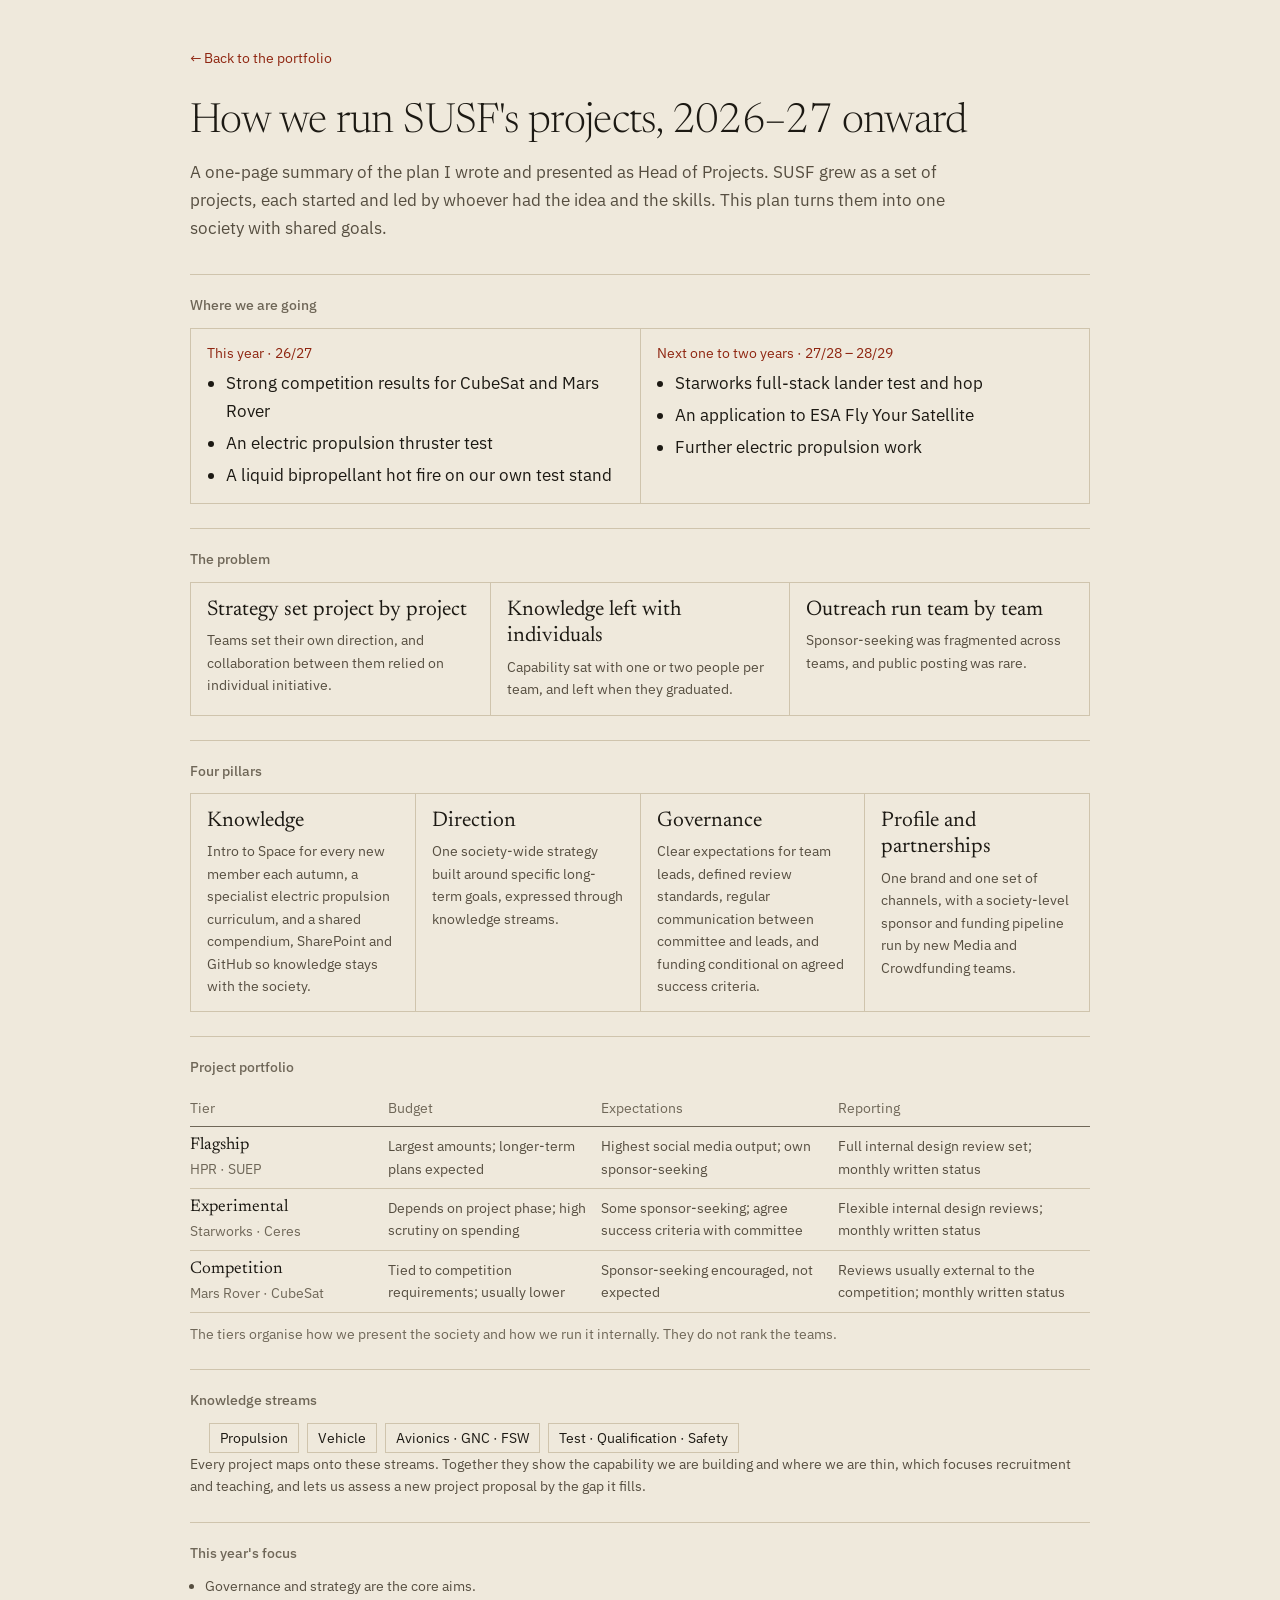
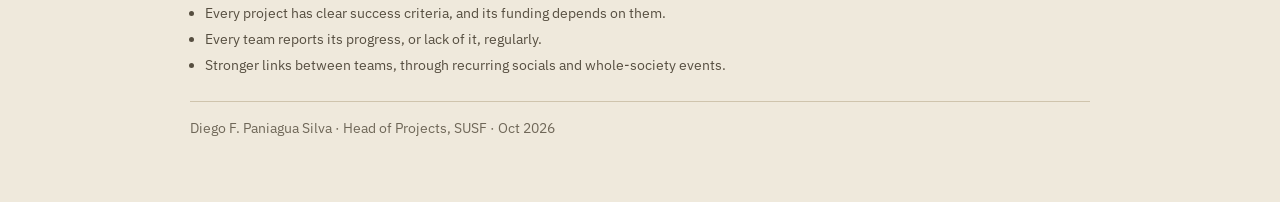
<file: strategy.html>
<!doctype html>
<html lang="en">
<head>
  <meta charset="utf-8">
  <meta name="viewport" content="width=device-width, initial-scale=1">
  <title>SUSF Projects Summary</title>
  <meta name="description" content="One-page summary of the plan for Southampton University Spaceflight Society's projects, 2026–27 onward, by Diego Paniagua Silva, Head of Projects.">
  <script>
    try { var t = localStorage.getItem("theme"); if (t) document.documentElement.dataset.theme = t; } catch (e) {}
  </script>
  <link rel="preconnect" href="https://fonts.googleapis.com">
  <link rel="preconnect" href="https://fonts.gstatic.com" crossorigin>
  <link href="https://fonts.googleapis.com/css2?family=IBM+Plex+Sans:wght@400;500&family=Newsreader:ital,opsz,wght@0,6..72,300;0,6..72,400;1,6..72,300&display=swap" rel="stylesheet">
  <link rel="stylesheet" href="styles.css?v=2026-11-18a">
  <style>
    /* One-pager: same tokens as the portfolio; fits one A4 sheet when printed. */
    .op { max-width: 980px; margin: 0 auto; padding: 48px var(--gutter) 64px; }
    .op-back { font: var(--s-1)/1.5 var(--sans); margin: 0 0 32px; }
    .op h1 { font: 300 var(--s4)/1.1 var(--serif); letter-spacing: -.015em; margin: 0 0 12px; }
    .op-lede { color: var(--ink-2); max-width: 46em; margin: 0 0 32px; }
    .op h2 { font: 500 var(--s-1)/1.5 var(--sans); color: var(--ink-3); margin: 0 0 12px; }
    .op section { border-top: 1px solid var(--rule); padding: 20px 0 24px; }
    :where(.op) p, :where(.op) li { margin: 0; }
    .op ul { margin: 0; padding-left: 1.1em; }
    .op li + li { margin-top: 4px; }
    .op h3 { font: 400 var(--s1)/1.25 var(--serif); margin: 0 0 6px; }
    .op-cols { display: grid; gap: 1px; background: var(--rule); border: 1px solid var(--rule); }
    .op-cols > div { background: var(--paper); padding: 14px 16px; }
    .op-cols.two { grid-template-columns: repeat(2, minmax(0, 1fr)); }
    .op-cols.three { grid-template-columns: repeat(3, minmax(0, 1fr)); }
    .op-cols.four { grid-template-columns: repeat(4, minmax(0, 1fr)); }
    .op-when { font: var(--s-1)/1.5 var(--sans); color: var(--accent-text); margin: 0 0 6px !important; }
    .op-small { font-size: var(--s-1); color: var(--ink-2); }
    .op table { width: 100%; max-width: none; margin: 0; border-collapse: collapse; font-size: var(--s-1); }
    .op th, .op td { text-align: left; vertical-align: top; padding: 8px 12px 8px 0; border-bottom: 1px solid var(--rule); font-family: var(--sans); font-variant-numeric: normal; color: var(--ink-2); }
    .op thead th { border-bottom-color: var(--ink-3); }
    .op thead th { font: var(--s-1)/1.5 var(--sans); color: var(--ink-3); font-weight: 400; }
    .op tbody th { font: 400 var(--s0)/1.3 var(--serif); letter-spacing: 0; color: var(--ink); width: 22%; }
    .op tbody th span { display: block; font: var(--s-1)/1.5 var(--sans); color: var(--ink-3); margin-top: 2px; }
    .op-note { font-size: var(--s-1); color: var(--ink-3); margin-top: 10px !important; }
    .op-streams { display: flex; flex-wrap: wrap; gap: 8px; margin: 0 0 10px; padding: 0; list-style: none; }
    .op-streams li { margin: 0 !important; font: var(--s-1)/1.5 var(--sans); border: 1px solid var(--rule); padding: 4px 10px; }
    .op-sign { font: var(--s-1)/1.5 var(--sans); color: var(--ink-3); border-top: 1px solid var(--rule); padding-top: 16px; margin: 0; }
    @media (max-width: 720px) {
      .op { padding-top: 32px; }
      .op-cols.three, .op-cols.four { grid-template-columns: minmax(0, 1fr); }
      .op table, .op thead, .op tbody, .op tr, .op th, .op td { display: block; }
      .op thead { display: none; }
      .op tbody tr { border-bottom: 1px solid var(--rule); padding: 10px 0; }
      .op th, .op td { border: 0; padding: 2px 0; }
      .op tbody th { width: auto; }
      .op td::before { content: attr(data-label) ": "; color: var(--ink-3); }
    }
    @media (max-width: 480px) { .op-cols.two { grid-template-columns: minmax(0, 1fr); } }
    @page { size: A4; margin: 12mm; }
    @media print {
      .op { padding: 0; max-width: none; font-size: 10.5px; line-height: 1.4; }
      .op-back { display: none; }
      .op h1 { font-size: 26px; margin-bottom: 6px; }
      .op-lede { margin-bottom: 12px; }
      .op section { padding: 10px 0 12px; break-inside: avoid; }
      .op h2 { margin-bottom: 6px; font-size: 9px; }
      .op h3 { font-size: 13px; margin-bottom: 3px; }
      .op-cols > div { padding: 8px 10px; }
      .op-small, .op table, .op-note { font-size: 10px; }
      .op th, .op td { padding: 4px 10px 4px 0; }
      .op tbody th { font-size: 12px; }
      .op-when, .op thead th, .op tbody th span, .op-streams li, .op-sign { font-size: 9px; }
      .op li + li { margin-top: 2px; }
    }
  </style>
</head>
<body>
<main class="op">
  <p class="op-back"><a href="index.html#head-of-projects">← Back to the portfolio</a></p>

  <h1>How we run SUSF's projects, 2026–27 onward</h1>
  <p class="op-lede">A one-page summary of the plan I wrote and presented as Head of Projects. SUSF grew as a set of projects, each started and led by whoever had the idea and the skills. This plan turns them into one society with shared goals.</p>

  <section>
    <h2>Where we are going</h2>
    <div class="op-cols two">
      <div>
        <p class="op-when">This year · 26/27</p>
        <ul>
          <li>Strong competition results for CubeSat and Mars Rover</li>
          <li>An electric propulsion thruster test</li>
          <li>A liquid bipropellant hot fire on our own test stand</li>
        </ul>
      </div>
      <div>
        <p class="op-when">Next one to two years · 27/28 – 28/29</p>
        <ul>
          <li>Starworks full-stack lander test and hop</li>
          <li>An application to ESA Fly Your Satellite</li>
          <li>Further electric propulsion work</li>
        </ul>
      </div>
    </div>
  </section>

  <section>
    <h2>The problem</h2>
    <div class="op-cols three">
      <div><h3>Strategy set project by project</h3><p class="op-small">Teams set their own direction, and collaboration between them relied on individual initiative.</p></div>
      <div><h3>Knowledge left with individuals</h3><p class="op-small">Capability sat with one or two people per team, and left when they graduated.</p></div>
      <div><h3>Outreach run team by team</h3><p class="op-small">Sponsor-seeking was fragmented across teams, and public posting was rare.</p></div>
    </div>
  </section>

  <section>
    <h2>Four pillars</h2>
    <div class="op-cols four">
      <div><h3>Knowledge</h3><p class="op-small">Intro to Space for every new member each autumn, a specialist electric propulsion curriculum, and a shared compendium, SharePoint and GitHub so knowledge stays with the society.</p></div>
      <div><h3>Direction</h3><p class="op-small">One society-wide strategy built around specific long-term goals, expressed through knowledge streams.</p></div>
      <div><h3>Governance</h3><p class="op-small">Clear expectations for team leads, defined review standards, regular communication between committee and leads, and funding conditional on agreed success criteria.</p></div>
      <div><h3>Profile and partnerships</h3><p class="op-small">One brand and one set of channels, with a society-level sponsor and funding pipeline run by new Media and Crowdfunding teams.</p></div>
    </div>
  </section>

  <section>
    <h2>Project portfolio</h2>
    <table>
      <thead><tr><th scope="col">Tier</th><th scope="col">Budget</th><th scope="col">Expectations</th><th scope="col">Reporting</th></tr></thead>
      <tbody>
        <tr><th scope="row">Flagship<span>HPR · SUEP</span></th><td data-label="Budget">Largest amounts; longer-term plans expected</td><td data-label="Expectations">Highest social media output; own sponsor-seeking</td><td data-label="Reporting">Full internal design review set; monthly written status</td></tr>
        <tr><th scope="row">Experimental<span>Starworks · Ceres</span></th><td data-label="Budget">Depends on project phase; high scrutiny on spending</td><td data-label="Expectations">Some sponsor-seeking; agree success criteria with committee</td><td data-label="Reporting">Flexible internal design reviews; monthly written status</td></tr>
        <tr><th scope="row">Competition<span>Mars Rover · CubeSat</span></th><td data-label="Budget">Tied to competition requirements; usually lower</td><td data-label="Expectations">Sponsor-seeking encouraged, not expected</td><td data-label="Reporting">Reviews usually external to the competition; monthly written status</td></tr>
      </tbody>
    </table>
    <p class="op-note">The tiers organise how we present the society and how we run it internally. They do not rank the teams.</p>
  </section>

  <section>
    <h2>Knowledge streams</h2>
    <ul class="op-streams">
      <li>Propulsion</li><li>Vehicle</li><li>Avionics · GNC · FSW</li><li>Test · Qualification · Safety</li>
    </ul>
    <p class="op-small">Every project maps onto these streams. Together they show the capability we are building and where we are thin, which focuses recruitment and teaching, and lets us assess a new project proposal by the gap it fills.</p>
  </section>

  <section>
    <h2>This year's focus</h2>
    <ul class="op-small">
      <li>Governance and strategy are the core aims.</li>
      <li>Every project has clear success criteria, and its funding depends on them.</li>
      <li>Every team reports its progress, or lack of it, regularly.</li>
      <li>Stronger links between teams, through recurring socials and whole-society events.</li>
    </ul>
  </section>

  <p class="op-sign">Diego F. Paniagua Silva · Head of Projects, SUSF · Oct 2026</p>
</main>
</body>
</html>
</file>
<file: styles.css>
@charset "UTF-8";
/* Design System v2 — web profile.
   Anchor 17px, modular ratio 1.25. Follows the visitor's system theme; the toggle overrides it; print is always light. */

:root {
  /* Dark — screen default */
  --paper: #0b0d0f;
  --paper-2: #12161a;
  --paper-3: #1c2329;
  --rule: #262e35;
  --ink: #e9e7e2;
  --ink-2: #99a3ab;
  --ink-3: #788289;
  --accent: #ae3019;
  --accent-text: #d95a40;
  --accent-wash: #26130f;
  --accent-3: #6bb3a5;  /* verdigris: data labels, structure, completed work */
  --brick: #8a2412;     /* solid brick surface: the top bar */
  --state-ok: #7d9668;
  --state-warn: #c09c62;

  /* Type scale (s-2 … s5) */
  --s-2: 12px;        /* raised from 10.88px: 12px readability floor */
  --s-1: 13.6px;
  --s0: 17px;
  --s1: 21.25px;
  --s2: 26.56px;
  --s3: 33.2px;
  --s4: 41.5px;
  --s5: 51.88px;

  --serif: "Newsreader", Georgia, serif;
  --sans: "IBM Plex Sans", system-ui, -apple-system, "Segoe UI", sans-serif;

  --gutter: 40px;
  /* Starfield: sparse dust in two tile sizes so the repeat doesn't show; a few specks are verdigris */
  --stars: url("data:image/svg+xml,%3Csvg xmlns='http://www.w3.org/2000/svg' width='480' height='480'%3E%3Ccircle cx='35.9' cy='367.7' r='0.8' fill='%23e9e7e2' fill-opacity='0.68'/%3E%3Ccircle cx='206.1' cy='298.4' r='0.6' fill='%23e9e7e2' fill-opacity='0.55'/%3E%3Ccircle cx='138.2' cy='75.8' r='0.6' fill='%236bb3a5' fill-opacity='0.29'/%3E%3Ccircle cx='147.9' cy='192.3' r='1' fill='%236bb3a5' fill-opacity='0.54'/%3E%3Ccircle cx='435.5' cy='352.1' r='0.6' fill='%23e9e7e2' fill-opacity='0.69'/%3E%3Ccircle cx='249.2' cy='336.8' r='0.8' fill='%23e9e7e2' fill-opacity='0.61'/%3E%3Ccircle cx='312.4' cy='473.7' r='0.8' fill='%23e9e7e2' fill-opacity='0.65'/%3E%3Ccircle cx='76.9' cy='269.2' r='0.5' fill='%23e9e7e2' fill-opacity='0.45'/%3E%3Ccircle cx='113.2' cy='65.6' r='0.5' fill='%23e9e7e2' fill-opacity='0.52'/%3E%3Ccircle cx='353.0' cy='210.9' r='0.8' fill='%23e9e7e2' fill-opacity='0.37'/%3E%3Ccircle cx='383.3' cy='239.4' r='1.2' fill='%23e9e7e2' fill-opacity='0.49'/%3E%3Ccircle cx='332.4' cy='456.4' r='0.8' fill='%23e9e7e2' fill-opacity='0.30'/%3E%3Ccircle cx='184.0' cy='140.1' r='0.8' fill='%23e9e7e2' fill-opacity='0.69'/%3E%3Ccircle cx='420.1' cy='402.4' r='0.6' fill='%23e9e7e2' fill-opacity='0.63'/%3E%3Ccircle cx='117.8' cy='46.3' r='1.5' fill='%23e9e7e2' fill-opacity='0.51'/%3E%3Ccircle cx='343.4' cy='326.5' r='1.5' fill='%23e9e7e2' fill-opacity='0.59'/%3E%3Ccircle cx='17.8' cy='47.9' r='0.7' fill='%236bb3a5' fill-opacity='0.55'/%3E%3Ccircle cx='221.2' cy='66.8' r='0.7' fill='%23e9e7e2' fill-opacity='0.38'/%3E%3Ccircle cx='116.0' cy='25.9' r='0.8' fill='%23e9e7e2' fill-opacity='0.26'/%3E%3Ccircle cx='309.2' cy='245.4' r='1.5' fill='%23e9e7e2' fill-opacity='0.70'/%3E%3Ccircle cx='146.0' cy='458.1' r='0.6' fill='%23e9e7e2' fill-opacity='0.45'/%3E%3Ccircle cx='4.8' cy='220.9' r='1' fill='%23e9e7e2' fill-opacity='0.68'/%3E%3Ccircle cx='317.5' cy='329.4' r='1.5' fill='%23e9e7e2' fill-opacity='0.55'/%3E%3Ccircle cx='457.2' cy='172.3' r='1.2' fill='%23e9e7e2' fill-opacity='0.41'/%3E%3Ccircle cx='461.1' cy='95.4' r='1.5' fill='%236bb3a5' fill-opacity='0.47'/%3E%3Ccircle cx='408.5' cy='460.5' r='1' fill='%236bb3a5' fill-opacity='0.38'/%3E%3Ccircle cx='357.0' cy='148.0' r='1' fill='%23e9e7e2' fill-opacity='0.45'/%3E%3Ccircle cx='333.2' cy='399.4' r='1.2' fill='%23e9e7e2' fill-opacity='0.46'/%3E%3Ccircle cx='263.8' cy='296.1' r='0.8' fill='%236bb3a5' fill-opacity='0.58'/%3E%3Ccircle cx='152.4' cy='6.4' r='1' fill='%23e9e7e2' fill-opacity='0.49'/%3E%3Ccircle cx='167.2' cy='253.5' r='0.5' fill='%23e9e7e2' fill-opacity='0.28'/%3E%3Ccircle cx='362.6' cy='118.3' r='0.8' fill='%23e9e7e2' fill-opacity='0.53'/%3E%3Ccircle cx='316.8' cy='201.9' r='0.8' fill='%23e9e7e2' fill-opacity='0.43'/%3E%3Ccircle cx='96.7' cy='159.4' r='0.7' fill='%23e9e7e2' fill-opacity='0.53'/%3E%3Ccircle cx='251.6' cy='161.8' r='0.8' fill='%23e9e7e2' fill-opacity='0.33'/%3E%3Ccircle cx='156.5' cy='383.7' r='0.5' fill='%23e9e7e2' fill-opacity='0.35'/%3E%3Ccircle cx='473.0' cy='79.2' r='1' fill='%236bb3a5' fill-opacity='0.62'/%3E%3Ccircle cx='253.0' cy='422.4' r='1' fill='%23e9e7e2' fill-opacity='0.66'/%3E%3Ccircle cx='159.5' cy='474.9' r='1' fill='%23e9e7e2' fill-opacity='0.49'/%3E%3Ccircle cx='342.2' cy='71.9' r='0.7' fill='%23e9e7e2' fill-opacity='0.47'/%3E%3Ccircle cx='25.4' cy='98.2' r='1.5' fill='%236bb3a5' fill-opacity='0.53'/%3E%3Ccircle cx='43.2' cy='175.1' r='0.7' fill='%236bb3a5' fill-opacity='0.26'/%3E%3Ccircle cx='417.2' cy='279.4' r='1.5' fill='%23e9e7e2' fill-opacity='0.51'/%3E%3Ccircle cx='127.5' cy='152.9' r='0.7' fill='%23e9e7e2' fill-opacity='0.50'/%3E%3Ccircle cx='200.6' cy='333.1' r='1.2' fill='%23e9e7e2' fill-opacity='0.67'/%3E%3Ccircle cx='30.9' cy='262.0' r='0.7' fill='%23e9e7e2' fill-opacity='0.30'/%3E%3C/svg%3E"), url("data:image/svg+xml,%3Csvg xmlns='http://www.w3.org/2000/svg' width='731' height='731'%3E%3Ccircle cx='701.8' cy='340.0' r='0.8' fill='%23e9e7e2' fill-opacity='0.40'/%3E%3Ccircle cx='414.2' cy='566.7' r='1' fill='%236bb3a5' fill-opacity='0.23'/%3E%3Ccircle cx='380.3' cy='208.2' r='1.5' fill='%236bb3a5' fill-opacity='0.23'/%3E%3Ccircle cx='55.7' cy='36.5' r='1' fill='%23e9e7e2' fill-opacity='0.35'/%3E%3Ccircle cx='331.2' cy='342.4' r='0.6' fill='%23e9e7e2' fill-opacity='0.30'/%3E%3Ccircle cx='226.1' cy='366.2' r='1' fill='%236bb3a5' fill-opacity='0.42'/%3E%3Ccircle cx='280.8' cy='728.2' r='0.5' fill='%23e9e7e2' fill-opacity='0.38'/%3E%3Ccircle cx='105.9' cy='160.6' r='1.5' fill='%23e9e7e2' fill-opacity='0.41'/%3E%3Ccircle cx='144.2' cy='533.1' r='0.5' fill='%236bb3a5' fill-opacity='0.37'/%3E%3Ccircle cx='100.2' cy='309.9' r='0.6' fill='%23e9e7e2' fill-opacity='0.21'/%3E%3Ccircle cx='691.7' cy='35.8' r='1' fill='%23e9e7e2' fill-opacity='0.35'/%3E%3Ccircle cx='60.5' cy='469.9' r='0.5' fill='%236bb3a5' fill-opacity='0.31'/%3E%3Ccircle cx='536.2' cy='3.3' r='0.8' fill='%23e9e7e2' fill-opacity='0.33'/%3E%3Ccircle cx='84.8' cy='546.6' r='0.5' fill='%23e9e7e2' fill-opacity='0.19'/%3E%3Ccircle cx='274.4' cy='697.7' r='0.6' fill='%23e9e7e2' fill-opacity='0.28'/%3E%3Ccircle cx='445.1' cy='457.2' r='0.5' fill='%23e9e7e2' fill-opacity='0.26'/%3E%3Ccircle cx='313.6' cy='108.2' r='1' fill='%23e9e7e2' fill-opacity='0.18'/%3E%3Ccircle cx='132.7' cy='204.3' r='0.6' fill='%23e9e7e2' fill-opacity='0.35'/%3E%3Ccircle cx='158.7' cy='324.2' r='0.7' fill='%23e9e7e2' fill-opacity='0.41'/%3E%3Ccircle cx='337.2' cy='563.5' r='0.7' fill='%23e9e7e2' fill-opacity='0.31'/%3E%3Ccircle cx='711.9' cy='57.2' r='0.5' fill='%23e9e7e2' fill-opacity='0.34'/%3E%3Ccircle cx='668.9' cy='436.1' r='0.8' fill='%23e9e7e2' fill-opacity='0.18'/%3E%3Ccircle cx='526.1' cy='531.2' r='1.5' fill='%23e9e7e2' fill-opacity='0.34'/%3E%3Ccircle cx='623.8' cy='509.7' r='1.5' fill='%23e9e7e2' fill-opacity='0.34'/%3E%3Ccircle cx='451.6' cy='9.8' r='1' fill='%23e9e7e2' fill-opacity='0.27'/%3E%3Ccircle cx='228.5' cy='156.9' r='0.7' fill='%23e9e7e2' fill-opacity='0.19'/%3E%3Ccircle cx='505.2' cy='174.1' r='0.7' fill='%236bb3a5' fill-opacity='0.33'/%3E%3Ccircle cx='98.5' cy='247.1' r='0.6' fill='%236bb3a5' fill-opacity='0.21'/%3E%3Ccircle cx='701.3' cy='609.3' r='0.7' fill='%23e9e7e2' fill-opacity='0.42'/%3E%3Ccircle cx='160.0' cy='609.3' r='1.2' fill='%23e9e7e2' fill-opacity='0.40'/%3E%3Ccircle cx='351.4' cy='728.3' r='1.5' fill='%23e9e7e2' fill-opacity='0.25'/%3E%3Ccircle cx='366.4' cy='395.6' r='0.8' fill='%23e9e7e2' fill-opacity='0.30'/%3E%3Ccircle cx='533.1' cy='121.8' r='0.8' fill='%23e9e7e2' fill-opacity='0.29'/%3E%3Ccircle cx='682.0' cy='596.1' r='0.8' fill='%236bb3a5' fill-opacity='0.36'/%3E%3Ccircle cx='120.9' cy='712.9' r='0.7' fill='%23e9e7e2' fill-opacity='0.15'/%3E%3Ccircle cx='689.5' cy='313.9' r='0.5' fill='%23e9e7e2' fill-opacity='0.22'/%3E%3Ccircle cx='482.6' cy='171.6' r='0.6' fill='%236bb3a5' fill-opacity='0.18'/%3E%3Ccircle cx='728.4' cy='249.1' r='0.8' fill='%23e9e7e2' fill-opacity='0.27'/%3E%3C/svg%3E");
  color-scheme: dark;
}

@media (prefers-color-scheme: light) {
  :root:not([data-theme="dark"]) {
    --paper: #efe9dc;
    --paper-2: #f8f3e8;
    --paper-3: #e4dcc9;
    --rule: #cfc4ad;
    --ink: #1c1913;
    --ink-2: #564e40;
    --ink-3: #6f6758;
    --accent: #9b2a13;
    --accent-text: #8f2611;
    --accent-wash: #efdfd4;
    --accent-3: #2e6b62;
    --brick: #9b2a13;
    --state-ok: #4f6b3f;
    --state-warn: #826227;
    --stars: none;  /* no starfield on light paper */
    color-scheme: light;
  }
}

:root[data-theme="light"] {
  --paper: #efe9dc;
  --paper-2: #f8f3e8;
  --paper-3: #e4dcc9;
  --rule: #cfc4ad;
  --ink: #1c1913;
  --ink-2: #564e40;
  --ink-3: #6f6758;
  --accent: #9b2a13;
  --accent-text: #8f2611;
  --accent-wash: #efdfd4;
  --accent-3: #2e6b62;
  --brick: #9b2a13;
  --state-ok: #4f6b3f;
  --state-warn: #826227;
  --stars: none;  /* no starfield on light paper */
  color-scheme: light;
}

* { box-sizing: border-box; }

html { scroll-padding-top: 72px; }

body {
  margin: 0;
  background: var(--paper);
  background-image: var(--stars); background-size: 480px 480px, 731px 731px;
  color: var(--ink);
  font: 400 var(--s0)/1.65 var(--sans);
  -webkit-font-smoothing: antialiased;
  transition: background .25s ease, color .25s ease;
}

a { color: var(--accent-text); text-decoration: none; }
a:hover { text-decoration: underline; text-decoration-thickness: 1px; text-underline-offset: .18em; }
strong { font-weight: 500; color: var(--ink); }
:focus-visible { outline: 2px solid var(--accent-text); outline-offset: 2px; }

.skip {
  position: absolute; left: -9999px; top: 8px; z-index: 20;
  background: var(--paper-2); color: var(--ink); padding: 8px 16px;
  font: var(--s-1) var(--sans);
}
.skip:focus { left: 8px; }

.wrap { max-width: 1180px; margin: 0 auto; padding: 0 var(--gutter); }
.measure { max-width: 860px; }

/* ---------- Top bar ---------- */
.topbar {
  position: sticky; top: 0; z-index: 10;
  background: var(--paper);
  border-bottom: 1px solid var(--rule);
  transition: background .25s ease;
}
.topbar .wrap { display: flex; align-items: center; gap: 32px; height: 56px; }
.topbar .name { font: 400 var(--s1)/1 var(--serif); color: var(--ink); white-space: nowrap; letter-spacing: -.01em; }
.topbar .name:hover { text-decoration: none; }
.topbar nav { display: flex; gap: 24px; margin-left: auto; overflow-x: auto; scrollbar-width: none; }
.topbar nav::-webkit-scrollbar { display: none; }
.topbar nav a { font: var(--s-1)/1.6 var(--sans); color: var(--ink-2); white-space: nowrap; }
.topbar nav a:hover { color: var(--ink); text-decoration: none; }

.toggle {
  flex: none; width: 30px; height: 30px; border-radius: 50%;
  border: 1px solid var(--rule); background: none; color: var(--ink-2);
  display: grid; place-items: center; cursor: pointer; padding: 0;
}
.toggle:hover { color: var(--ink); }
.toggle svg { width: 13px; height: 13px; }

/* ---------- Data rows, inline: key/value pairs on one line ---------- */
.meta { display: flex; flex-wrap: wrap; gap: 6px 28px; margin: 0; }
.meta > span { display: inline-flex; align-items: baseline; gap: 10px; }
.meta .k { font: var(--s-1)/1.5 var(--sans); color: var(--accent-3); }
.meta .v { font-size: var(--s-1); line-height: 1.5; color: var(--ink); }

/* ---------- Hero ---------- */
.hero { padding: 64px 0; border-bottom: 1px solid var(--rule); }
.hero h1 {
  font: 300 clamp(var(--s4), 6vw, var(--s5))/1.08 var(--serif);
  letter-spacing: -.015em; margin: 0 0 24px;
}
.hero .lede { font-size: var(--s1); line-height: 1.5; color: var(--ink-2); max-width: 32em; margin: 0 0 24px; }
.hero .lede strong { color: var(--ink); font-weight: 500; }
.hero .meta { margin-bottom: 32px; }
.hero-grid { display: grid; grid-template-columns: minmax(0, 1.55fr) minmax(0, .95fr); gap: 0 72px; align-items: center; }

/* Portrait with orbits */
.portrait { position: relative; margin: 0; aspect-ratio: 1; max-width: 420px; width: 100%; justify-self: end; display: grid; place-items: center; }
.orbits { position: absolute; inset: 0; width: 100%; height: 100%; overflow: visible; }
.orbit { transform-origin: 150px 150px; transform: rotate(var(--r)); animation: orbit var(--t) linear infinite; }
.orbit.rev { animation-name: orbit-rev; }
.orbit ellipse { fill: none; stroke: var(--rule); stroke-width: 1; }
.orbit.dashed ellipse { stroke-dasharray: 3 5; }
.orbit.dotted ellipse { stroke-dasharray: 2 6; }
.orbit .body { fill: var(--accent-3); }
.orbit .body.accent { fill: var(--accent); }
@keyframes orbit { from { transform: rotate(var(--r)); } to { transform: rotate(calc(var(--r) + 360deg)); } }
@keyframes orbit-rev { from { transform: rotate(var(--r)); } to { transform: rotate(calc(var(--r) - 360deg)); } }
@media (prefers-reduced-motion: reduce) { .orbit { animation: none; } }

.photo {
  position: relative; width: 52%; aspect-ratio: 1; border-radius: 50%; overflow: hidden;
  background: var(--paper-3); border: 1px solid var(--rule);
  display: grid; place-items: center;
}
.photo span { font: var(--s-1)/1 var(--sans); color: var(--ink-2); }
.photo img { position: absolute; inset: 0; width: 100%; height: 100%; object-fit: cover; }

/* Buttons */
.links { display: flex; flex-wrap: wrap; gap: 12px; }
.links-note { font-size: var(--s-1); color: var(--ink-3); margin: 14px 0 0; max-width: 46ch; }
.btn[hidden] { display: none; }
.btn {
  font: var(--s-1)/1 var(--sans);
  padding: 13px 22px; border: 1px solid var(--rule); color: var(--ink-2); background: none; cursor: pointer;
}
.btn:hover { color: var(--accent-3); border-color: var(--accent-3); text-decoration: none; }
.btn.primary:hover { color: var(--accent-text); border-color: var(--accent); }
.btn.primary { border-color: var(--accent); color: var(--accent-text); }

/* Hairline grid */
.grid {
  display: grid; gap: 1px;
  background: var(--rule); border: 1px solid var(--rule);
}
.grid > * { background: var(--paper-2); }


/* ---------- Sections ---------- */
section.block { padding: 64px 0 0; }
.block-head { margin-bottom: 32px; display: flex; flex-wrap: wrap; align-items: flex-end; justify-content: space-between; gap: 16px 32px; }
.block-head h2 { font: 300 var(--s4)/1.1 var(--serif); letter-spacing: -.015em; margin: 0 0 12px; }
.block-head p { color: var(--ink-2); max-width: 62ch; margin: 0; }
.block-head .btn { padding: 9px 16px; }

/* ---------- About (in the title section) ---------- */
.about { max-width: 62ch; margin: 0 0 24px; border-top: 1px solid var(--rule); border-bottom: 1px solid var(--rule); }
.about > summary { list-style: none; cursor: pointer; display: flex; justify-content: space-between; align-items: center; gap: 16px; padding: 12px 0; }
.about > summary::-webkit-details-marker { display: none; }
.about-label { font: var(--s-1)/1.5 var(--sans); color: var(--accent-text); }
.about .fold { display: inline-flex; align-items: center; justify-content: center; width: 28px; height: 28px; border: 1px solid var(--accent); color: var(--accent-text); font-size: var(--s0); }
.about > summary:hover .about-label { color: var(--ink); }
.about > summary:hover .fold { background: var(--accent); color: var(--paper); }
.about[open] .fold::after { content: "\2212"; }
.about-body { padding: 4px 0 8px; }
.about p { color: var(--ink-2); margin: 0 0 12px; }

/* ---------- Flagships ---------- */
.flagship { padding: 28px 0 0; }
.flagship:first-of-type { border-top: 1px solid var(--accent-3); }  /* opens the list, like .ledger and .years */
.flagship > summary { list-style: none; cursor: pointer; display: grid; grid-template-columns: minmax(0, 1fr) auto; column-gap: 16px; padding-bottom: 28px; }
.flagship > summary > * { grid-column: 1; }
.flagship > summary::-webkit-details-marker { display: none; }
.flagship[open] > summary { padding-bottom: 0; }
.flagship[open] { padding-bottom: 40px; }
.flagship > summary > .fold { grid-column: 2; grid-row: 1; padding-top: 12px; }
.flagship[open] .fold::after { content: "\2212"; }
.flagship > summary:hover .fold { color: var(--ink); }
.flagship > summary:hover h3 { color: var(--accent-3); }
.lead-short { display: block; color: var(--ink-2); max-width: 62ch; }
.flagship[open] .lead-short { display: none; }
.flag-body .lead { margin: 0 0 20px; }
.flag-body { padding-top: 4px; }
.flagship h3 { font: 400 var(--s3)/1.15 var(--serif); letter-spacing: -.015em; margin: 0 0 10px; max-width: 22em; }
.flagship .meta { margin-bottom: 20px; }
.flagship .lead { color: var(--ink-2); max-width: 62ch; }
.flagship .sections { margin-bottom: 24px; }
.meta .v.status { text-align: left; }

/* Before -> after table: text in every column */
table.ba { max-width: 720px; }
table.ba th, table.ba td { text-align: left; font-family: var(--sans); font-variant-numeric: normal; }
table.ba td:first-child { font: var(--s-1)/1.5 var(--sans); color: var(--accent-3); white-space: nowrap; }
table.ba td:nth-child(2) { color: var(--ink-3); }
table.ba td:nth-child(3) { color: var(--ink); font-size: var(--s-1); }

.sections .rows { margin-top: 12px; max-width: 420px; }
.rows { margin: 0; }
.rows div { display: flex; justify-content: space-between; align-items: baseline; gap: 16px; padding: 6px 0; border-bottom: 1px solid var(--rule); }
.rows div:first-child { border-top: 1px solid var(--rule); }
.rows dt { font: var(--s-1)/1.5 var(--sans); color: var(--accent-3); margin: 0; }
.rows dd { margin: 0; font-size: var(--s-1); color: var(--ink); text-align: right; }

/* Dated list (milestones, timelines inside an entry) */
.dated { margin: 0; padding: 0; list-style: none; }
.dated li { display: grid; grid-template-columns: 88px minmax(0, 1fr); gap: 16px; padding: 4px 0; }
.dated .d { font: var(--s-1)/1.9 var(--sans); color: var(--accent-3); }

/* Placeholder for a missing asset: visible on purpose until filled */
.asset-todo {
  display: block; margin: 8px 0 0; padding: 14px 16px; max-width: 420px;
  border: 1px dashed var(--accent); background: var(--accent-wash); color: var(--accent-text);
  font: var(--s-1)/1.5 var(--sans);
}

.xlink { margin: 0; color: var(--ink-2); }
.next-text { font-size: var(--s1); line-height: 1.5; color: var(--ink) !important; }
.journey li.upcoming::before { border-style: dashed; }
.journey li.upcoming .when { color: var(--accent-text); }
.journey li.milestone::before { border-style: solid; border-color: var(--accent); background: var(--accent); width: 13px; height: 13px; top: 5px; left: calc(var(--date) + var(--gap) / 2 - 6px); }
.journey li.milestone h3 { font-size: var(--s2); color: var(--accent-text); }

/* ---------- Ledger: one row per piece, click to open ---------- */
.ledger { --cols: 120px minmax(0, 1fr) 112px 16px; border-top: 1px solid var(--accent-3); }
.ledger-head, .row > summary { display: grid; grid-template-columns: var(--cols); gap: 24px; }
.ledger-head {
  padding: 8px 0;
  font: var(--s-1)/1.5 var(--sans); color: var(--ink-3);
}
.ledger-head span:nth-child(3) { text-align: right; }

.row > summary { list-style: none; cursor: pointer; align-items: baseline; padding: 16px 0; }
.row:not([open]) .hook { display: none; }
.row:not([open]) h3 { margin: 0; }
.row > summary::-webkit-details-marker { display: none; }
.row .when { font: var(--s-1)/1.5 var(--sans); color: var(--ink-3); }
.row h3 { font: 400 var(--s1)/1.3 var(--serif); letter-spacing: -.01em; margin: 0 0 4px; }
.hook { display: block; color: var(--ink-2); font-size: var(--s-1); line-height: 1.55; max-width: 62ch; }
.status { font: var(--s-1)/1.5 var(--sans); text-align: right; }
.status.ok { color: var(--accent-3); }
.status.warn { color: var(--state-warn); }
.status.off { color: var(--ink-3); }
.status.accent { color: var(--accent-text); }
.fold { font: var(--s-1)/1 var(--sans); color: var(--ink-3); text-align: right; }
.fold::after { content: "+"; }
.row[open] .fold::after { content: "\2212"; }
.row > summary:hover .fold { color: var(--ink); }
.row > summary:hover .when, .row > summary:hover h3 { color: var(--accent-3); }

.row-body { padding: 0 0 32px calc(120px + 24px); }
.row-body .meta { margin-bottom: 20px; }

/* Six-part engineering write-up: why, method, stack & code, learnt, next */
.sections { margin: 0; max-width: 64ch; }
.sections > div { padding: 24px 0 0; }
.sections > div:first-child { padding-top: 0; }
.sections dt { font: var(--s-1)/1.5 var(--sans); color: var(--accent-3); margin: 0 0 6px; }
.sections dd { margin: 0; color: var(--ink-2); }
.sections table { margin: 16px 0 0; }
.sections .note { font-size: var(--s-1); color: var(--ink-3); }
.sections .repo { font: var(--s-1)/1.5 var(--sans); }
.todo { background: var(--accent-wash); color: var(--accent-text); padding: 2px 6px; font-size: var(--s-1); }

.metrics { grid-template-columns: repeat(3, 1fr); margin: 0 0 24px; max-width: 720px; }
.metrics > div { background: var(--paper); padding: 16px; }
.metrics b { display: block; font: 400 var(--s2)/1.15 var(--serif); letter-spacing: -.01em; white-space: nowrap; margin-bottom: 4px; }
.metrics span { display: block; font-size: var(--s-1); line-height: 1.4; color: var(--ink-2); }

.points { margin: 0 0 24px; padding-left: 20px; max-width: 62ch; }
.points li { margin: 0 0 8px; color: var(--ink-2); }
.points li strong { color: var(--ink); font-weight: 500; }
.points li::marker { color: var(--ink-3); }


.foot { display: flex; flex-wrap: wrap; align-items: baseline; justify-content: space-between; gap: 12px 24px; }
.foot a { font: var(--s-1)/1.5 var(--sans); }

/* "More detail" inside a card */
.more { margin-top: 32px; max-width: 62ch; }
.more > summary {
  cursor: pointer; list-style: none;
  font: var(--s-1)/1.5 var(--sans); color: var(--accent-text);
}
.more > summary::-webkit-details-marker { display: none; }
.more > summary::before { content: "+ "; }
.more[open] > summary::before { content: "− "; }
.more h4 { font: 400 var(--s1)/1.3 var(--serif); margin: 24px 0 8px; }
.more p { margin: 0 0 16px; color: var(--ink-2); font-size: var(--s-1); line-height: 1.7; }
.more p strong { color: var(--ink); font-weight: 500; }

table { border-collapse: collapse; width: 100%; max-width: 62ch; margin: 0 0 24px; font-size: var(--s-1); }
th { font: var(--s-1)/1.5 var(--sans); color: var(--accent-3); text-align: left; font-weight: 400; border-bottom: 1px solid var(--accent-3); padding: 8px 12px 8px 0; }
td { border-bottom: 1px solid var(--rule); padding: 8px 12px 8px 0; color: var(--ink-2); }
th:not(:first-child), td:not(:first-child) { text-align: right; font-variant-numeric: tabular-nums; }
td:not(:first-child) { color: var(--ink); }

.subhead { font: 400 var(--s1)/1.3 var(--serif); margin: 48px 0 16px; }

.mini { grid-template-columns: repeat(auto-fit, minmax(260px, 360px)); width: fit-content; max-width: 100%; }
.mini article { padding: 24px; }
.mini h4 { font: 400 var(--s1)/1.3 var(--serif); margin: 0 0 8px; }
.mini p { font-size: var(--s-1); color: var(--ink-2); margin: 0 0 16px; }

/* ---------- Journey ---------- */
/* Timeline: date column, a vertical rule, and a marker per entry */
.journey { --date: 96px; --gap: 36px; margin: 0; padding: 0; list-style: none; position: relative; max-width: 900px; }
.journey::before {
  content: ""; position: absolute; top: 8px; bottom: 8px;
  left: calc(var(--date) + var(--gap) / 2); width: 1px; background: color-mix(in srgb, var(--accent-3) 45%, var(--rule));
}
.journey li {
  position: relative; display: grid; grid-template-columns: var(--date) minmax(0, 1fr);
  column-gap: var(--gap); padding: 0 0 32px;
}
.journey li::before {
  content: ""; position: absolute; top: 7px;
  left: calc(var(--date) + var(--gap) / 2 - 4px);
  width: 9px; height: 9px; border-radius: 50%;
  background: var(--paper); border: 1px solid var(--accent-3);
}
.journey li > * { grid-column: 2; }
.journey .when {
  grid-column: 1; grid-row: 1 / span 3; text-align: right;
  font: var(--s-1)/1.5 var(--sans); color: var(--ink-3); margin: 4px 0 0;
}
.journey h3 { font: 400 var(--s1)/1.3 var(--serif); letter-spacing: -.01em; margin: 0 0 8px; }
.journey p { margin: 0; color: var(--ink-2); max-width: 62ch; }
.journey .thumb { margin: 16px 0 0; max-width: 320px; }
.journey .thumb img { display: block; width: 100%; aspect-ratio: 4 / 3; object-fit: cover; border: 1px solid var(--rule); }
.journey .thumbs { display: flex; flex-wrap: wrap; gap: 8px; margin: 16px 0 0; }
.journey .thumbs img { display: block; height: 180px; width: auto; max-width: 100%; object-fit: cover; border: 1px solid var(--rule); }
.journey .thumbs figcaption { flex-basis: 100%; font: var(--s-1)/1.5 var(--sans); color: var(--ink-3); margin-top: -2px; }
.journey .thumb figcaption { font: var(--s-1)/1.5 var(--sans); letter-spacing: 0; color: var(--ink-3); margin-top: 6px; }

/* ---------- Journey year groups ---------- */
.years { border-top: 1px solid var(--accent-3); max-width: 900px; }
.year > summary { list-style: none; cursor: pointer; display: flex; align-items: baseline; gap: 20px; padding: 16px 0; }
.year > summary::-webkit-details-marker { display: none; }
.year-label { font: 400 var(--s2)/1.2 var(--serif); letter-spacing: -.01em; color: var(--ink); }
.year-count { font: var(--s-1)/1.5 var(--sans); color: var(--accent-3); }
.year > summary .fold { margin-left: auto; }
.year[open] .fold::after { content: "\2212"; }
.year > summary:hover .fold { color: var(--ink); }
.year > summary:hover .year-label { color: var(--accent-3); }
.year > .journey { padding: 8px 0 8px; }

/* ---------- Closing: what's next ---------- */
.closing h2 { font: 300 var(--s4)/1.1 var(--serif); letter-spacing: -.015em; margin: 0 0 12px; }
.closing .next-text { max-width: 34em; margin: 0 0 28px; }

/* ---------- Footer ---------- */
footer { border-top: 1px solid var(--rule); margin-top: 64px; padding: 48px 0 64px; }
footer .wrap { display: flex; flex-wrap: wrap; gap: 12px 32px; justify-content: space-between; }
footer, footer a { font: var(--s-1)/1.5 var(--sans); }
footer { color: var(--ink-3); }

/* ---------- Breakpoints: 1024 / 720 ---------- */
@media (max-width: 1024px) {
  .metrics b { font-size: var(--s1); }
}

@media (max-width: 960px) {
  .topbar .wrap { gap: 20px; }
  .topbar nav { gap: 14px; }
  .topbar nav a { letter-spacing: 0; }
}

@media (max-width: 720px) {
  :root { --gutter: 16px; }
  .journey .thumbs img { height: 120px; }
  .topbar .name { display: none; }
  .topbar .wrap { gap: 12px; }
  .topbar nav { margin-left: 0; gap: 10px; }
  .topbar nav a { letter-spacing: 0; }
  .topbar nav a[href="#contact"] { display: none; }
  .toggle { margin-left: auto; }
  .hero { padding: 64px 0; }
  .hero .lede { font-size: var(--s0); }
  .hero-grid { grid-template-columns: minmax(0, 1fr); }
  .portrait { grid-row: 1; justify-self: center; max-width: 260px; margin-bottom: 32px; }
  section.block { padding-top: 64px; }
  .block-head h2, .closing h2 { font-size: var(--s3); }
  .ledger-head { display: none; }
  .row > summary { grid-template-columns: minmax(0, 1fr) auto auto; gap: 4px 12px; }
  .row .when { grid-column: 1; grid-row: 1; }
  .row .status { grid-column: 2; grid-row: 1; }
  .row .fold { grid-column: 3; grid-row: 1; }
  .row > summary > div { grid-column: 1 / -1; }
  .row-body { padding-left: 0; }
  .flagship h3 { font-size: var(--s2); }
  table.ba td:first-child { white-space: normal; }


  .journey::before { left: 4px; }
  .journey li { grid-template-columns: minmax(0, 1fr); padding-left: 28px; }
  .journey li::before { left: 0; }
  .journey li.milestone::before { left: -2px; }
  .journey li > *, .journey .when { grid-column: 1; }
  .journey .when { grid-row: auto; text-align: left; margin: 0 0 4px; }

  /* Hairline grid fallback: single column, rules between cells */
  .grid { display: block; background: none; border: 0; }
  .grid > * { border-top: 1px solid var(--rule); }
  .grid > *:last-child { border-bottom: 1px solid var(--rule); }
  .metrics > div { background: none; padding: 12px 0; }
  .mini article { padding: 24px 0; background: none; }
}

@media print {
  :root, :root[data-theme] {
    --paper: #efe9dc; --paper-2: #f8f3e8; --paper-3: #e4dcc9; --rule: #cfc4ad;
    --ink: #1c1913; --ink-2: #564e40; --ink-3: #6f6758;
    --accent: #9b2a13; --accent-text: #8f2611; --accent-3: #2e6b62; --state-ok: #4f6b3f; --state-warn: #826227;
    color-scheme: light;
  }
  body { background-image: none; }
  .topbar, .toggle, .skip, .fold, .block-head .btn, .more > summary, .ledger-head { display: none; }
}

/* Key/value rows nested inside a section keep their own styling */
.sections .rows dt { margin: 0; }
.sections .rows dd { color: var(--ink); }

/* Current section in the nav, and back-to-top links */
.topbar nav a.active { color: var(--accent-text); }
.to-top { margin: 24px 0 0; text-align: right; }
.to-top a { font: var(--s-1)/1.5 var(--sans); color: var(--ink-3); }
.to-top a:hover { color: var(--ink); text-decoration: none; }
@media print { .to-top { display: none; } }

/* Figure inside a flagship */
.figure { margin: 0 0 24px; max-width: 560px; }
.figure img { display: block; width: 100%; height: auto; border: 1px solid var(--rule); }
.figure figcaption { font: var(--s-1)/1.5 var(--sans); letter-spacing: 0; color: var(--ink-3); margin-top: 6px; }

/* Screenshot gallery inside a flagship (2 x 2, one column on phones) */
.gallery { display: grid; grid-template-columns: repeat(2, minmax(0, 1fr)); gap: 16px; margin: 0 0 28px; max-width: 980px; }
.gallery figure { margin: 0; }
.gallery img { display: block; width: 100%; height: auto; border: 1px solid var(--rule); }
.gallery figcaption { font: var(--s-1)/1.5 var(--sans); letter-spacing: 0; color: var(--ink-3); margin-top: 6px; }
@media (max-width: 720px) { .gallery { grid-template-columns: minmax(0, 1fr); } }
.row-body .gallery { margin: 16px 0; max-width: 820px; align-items: start; }
.row-body .gallery + .sections > div:first-child { padding-top: 24px; }

/* Photo grid (uniform 4:3 thumbnails; click for the full photo) */
.sections > div:has(.photos) dd { max-width: none; }
.photos { display: grid; grid-template-columns: repeat(3, minmax(0, 1fr)); gap: 12px; margin-top: 8px; width: 100%; }
/* On wide screens the grid breaks out past the text column to 980px; below that it would overflow. */
@media (min-width: 1240px) { .photos { width: 980px; } }
.photos figure { margin: 0; }
.photos img { display: block; width: 100%; height: auto; aspect-ratio: 4 / 3; object-fit: cover; border: 1px solid var(--rule); }
.photos a:hover img, .journey .thumbs img:hover { border-color: var(--accent-3); }
.photos figcaption { font: var(--s-1)/1.5 var(--sans); letter-spacing: 0; color: var(--ink-3); margin-top: 6px; }
@media (max-width: 720px) { .photos { grid-template-columns: repeat(2, minmax(0, 1fr)); } }
.sections > div:has(.photos) dd { max-width: none; }
.photos.two { grid-template-columns: repeat(2, minmax(0, 1fr)); align-items: start; }
.photos.two img { aspect-ratio: auto; object-fit: contain; }
@media (max-width: 720px) { .photos.two { grid-template-columns: minmax(0, 1fr); } }
.photos.natural { align-items: start; }
.photos.wide img { aspect-ratio: 16 / 9; object-fit: cover; }
.photos .video { margin: 0; max-width: none; }
.photos .video video { aspect-ratio: 16 / 9; }
.photos .video figcaption { margin-top: 6px; }
.caption-note { font: var(--s-1)/1.5 var(--sans); color: var(--ink-3); margin-top: 8px; }
.photos.natural img { aspect-ratio: auto; }

/* Inline video */
.video { margin: 16px 0 0; max-width: 480px; }
.video video { display: block; width: 100%; height: auto; border: 1px solid var(--rule); background: #000; }
.video figcaption { font-size: var(--s-1); color: var(--ink-3); margin-top: 8px; line-height: 1.5; }

/* Scorpio 3 media: CAD and video stacked on the left, tall FEA on the right */
.media-stack { grid-template-rows: auto auto; }
.media-stack > figure:nth-child(1) { grid-column: 1; grid-row: 1; }
.media-stack > figure:nth-child(2) { grid-column: 2; grid-row: 1 / span 2; }
.media-stack > figure:nth-child(3) { grid-column: 1; grid-row: 2; margin: 0; max-width: none; }
@media (max-width: 720px) {
  .media-stack > figure:nth-child(n) { grid-column: 1; grid-row: auto; }
}

/* Document list (downloads) */
.docs { list-style: none; margin: 0 0 8px; padding: 0; }
.docs li { padding: 4px 0; display: flex; flex-wrap: wrap; gap: 4px 12px; align-items: baseline; }
.docs a::after { content: " →"; }
.sections dd p.note { margin: 8px 0 0; }

/* ---------- Colour layer: brick top bar and edges ---------- */

/* Top bar in solid brick; tokens inside it switch to light-on-brick */
.topbar {
  --ink: #f8f3e8; --ink-2: #ecd9cf; --accent-text: #f8f3e8;
  --rule: color-mix(in srgb, #f8f3e8 30%, var(--brick));
  background: var(--brick); border-bottom-color: var(--brick);
}
.topbar nav a { opacity: .8; }
.topbar nav a:hover, .topbar nav a.active { opacity: 1; color: var(--ink); text-decoration: underline; text-underline-offset: 6px; }

/* Edges: a brick strip on each upcoming card, a bar beside an open row or flagship, an underline on an open year */
.mini article { border-top: 4px solid var(--accent); }
.row, .flagship { position: relative; }
.row[open]::before, .flagship[open]::before { content: ""; position: absolute; left: -16px; top: 12px; bottom: 24px; width: 3px; background: var(--accent); }
.flagship[open]::before { top: 28px; }
.year[open] > summary .year-label { box-shadow: inset 0 -3px 0 var(--accent); }

@media (max-width: 720px) {
  .row[open]::before, .flagship[open]::before { left: -10px; }
}


/* Labels and figures in Plex Sans: labels get weight 500, dates and numbers use tabular figures so they line up */
.sections dt, .rows dt, .meta .k, th, table.ba td:first-child, .ledger-head { font-weight: 500; }
.when, .dated .d, .year-count, .status, td, .rows dd { font-variant-numeric: tabular-nums; }
</file>
